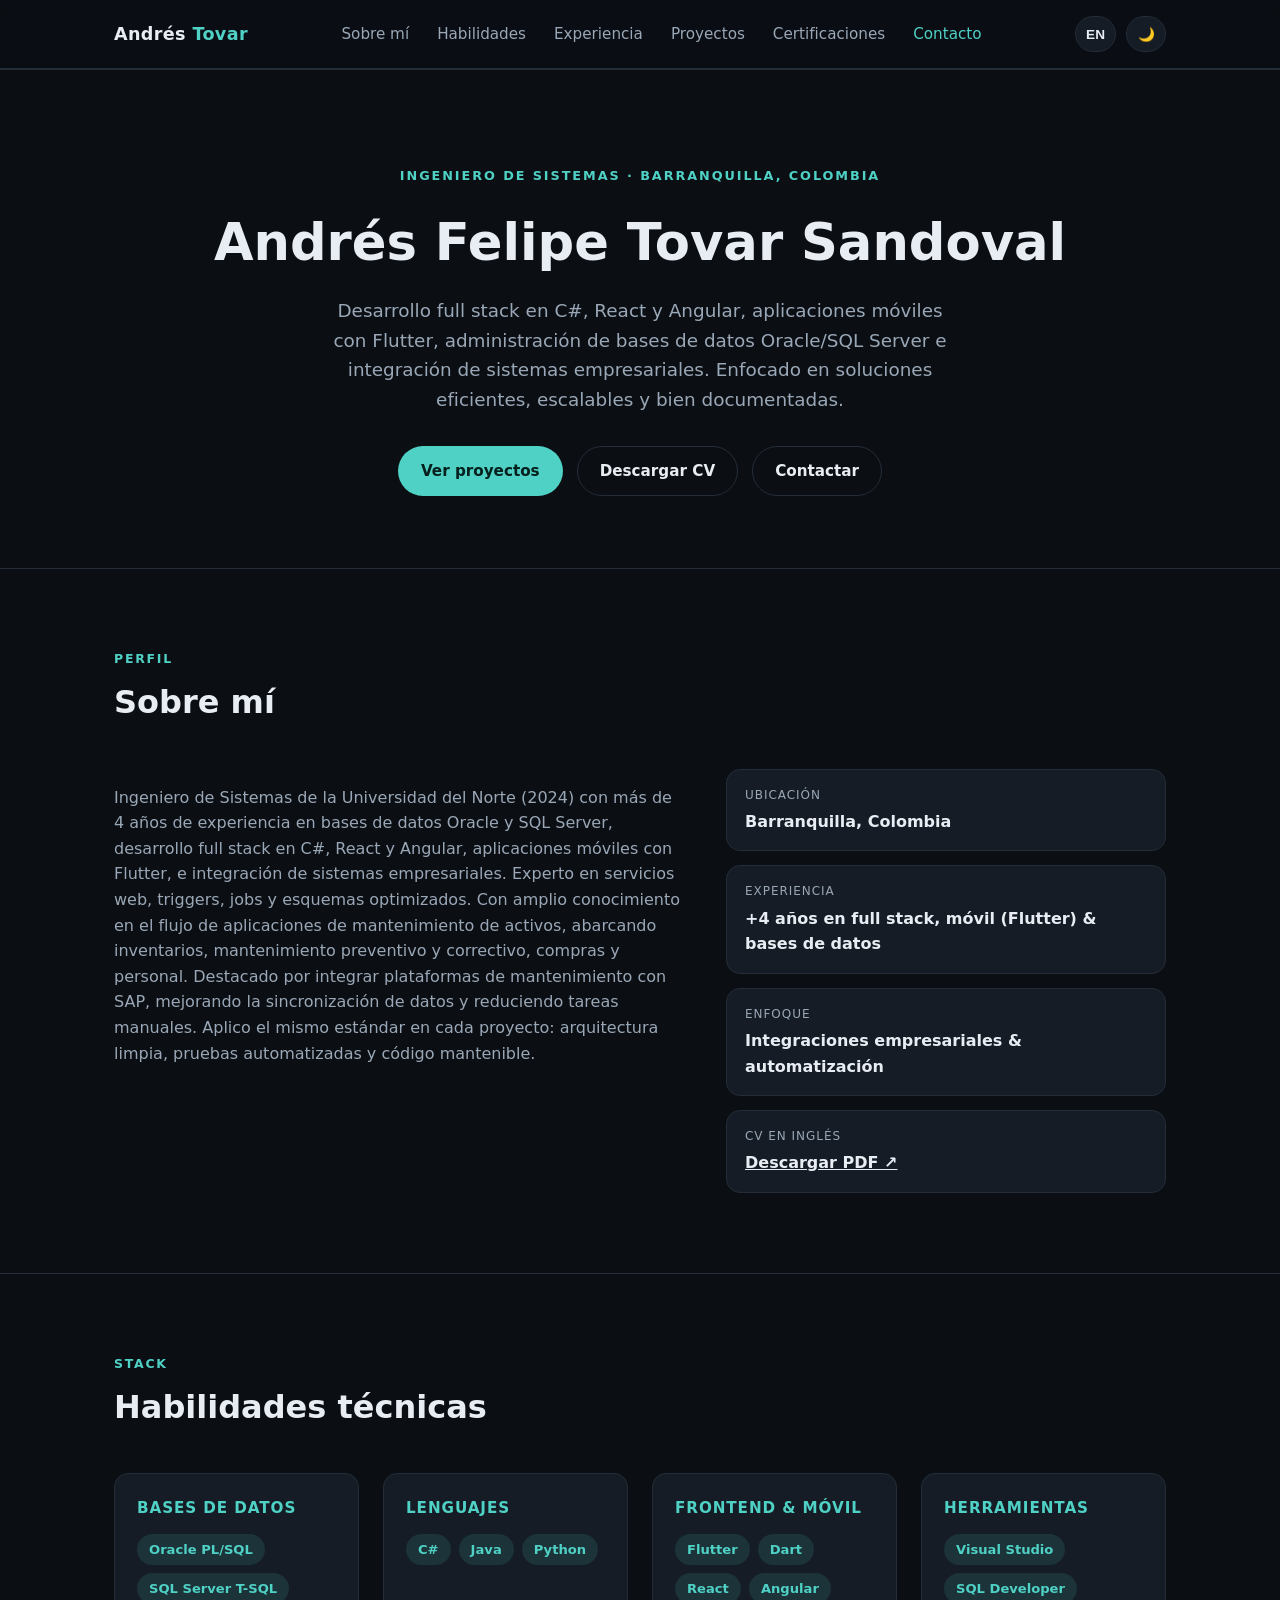
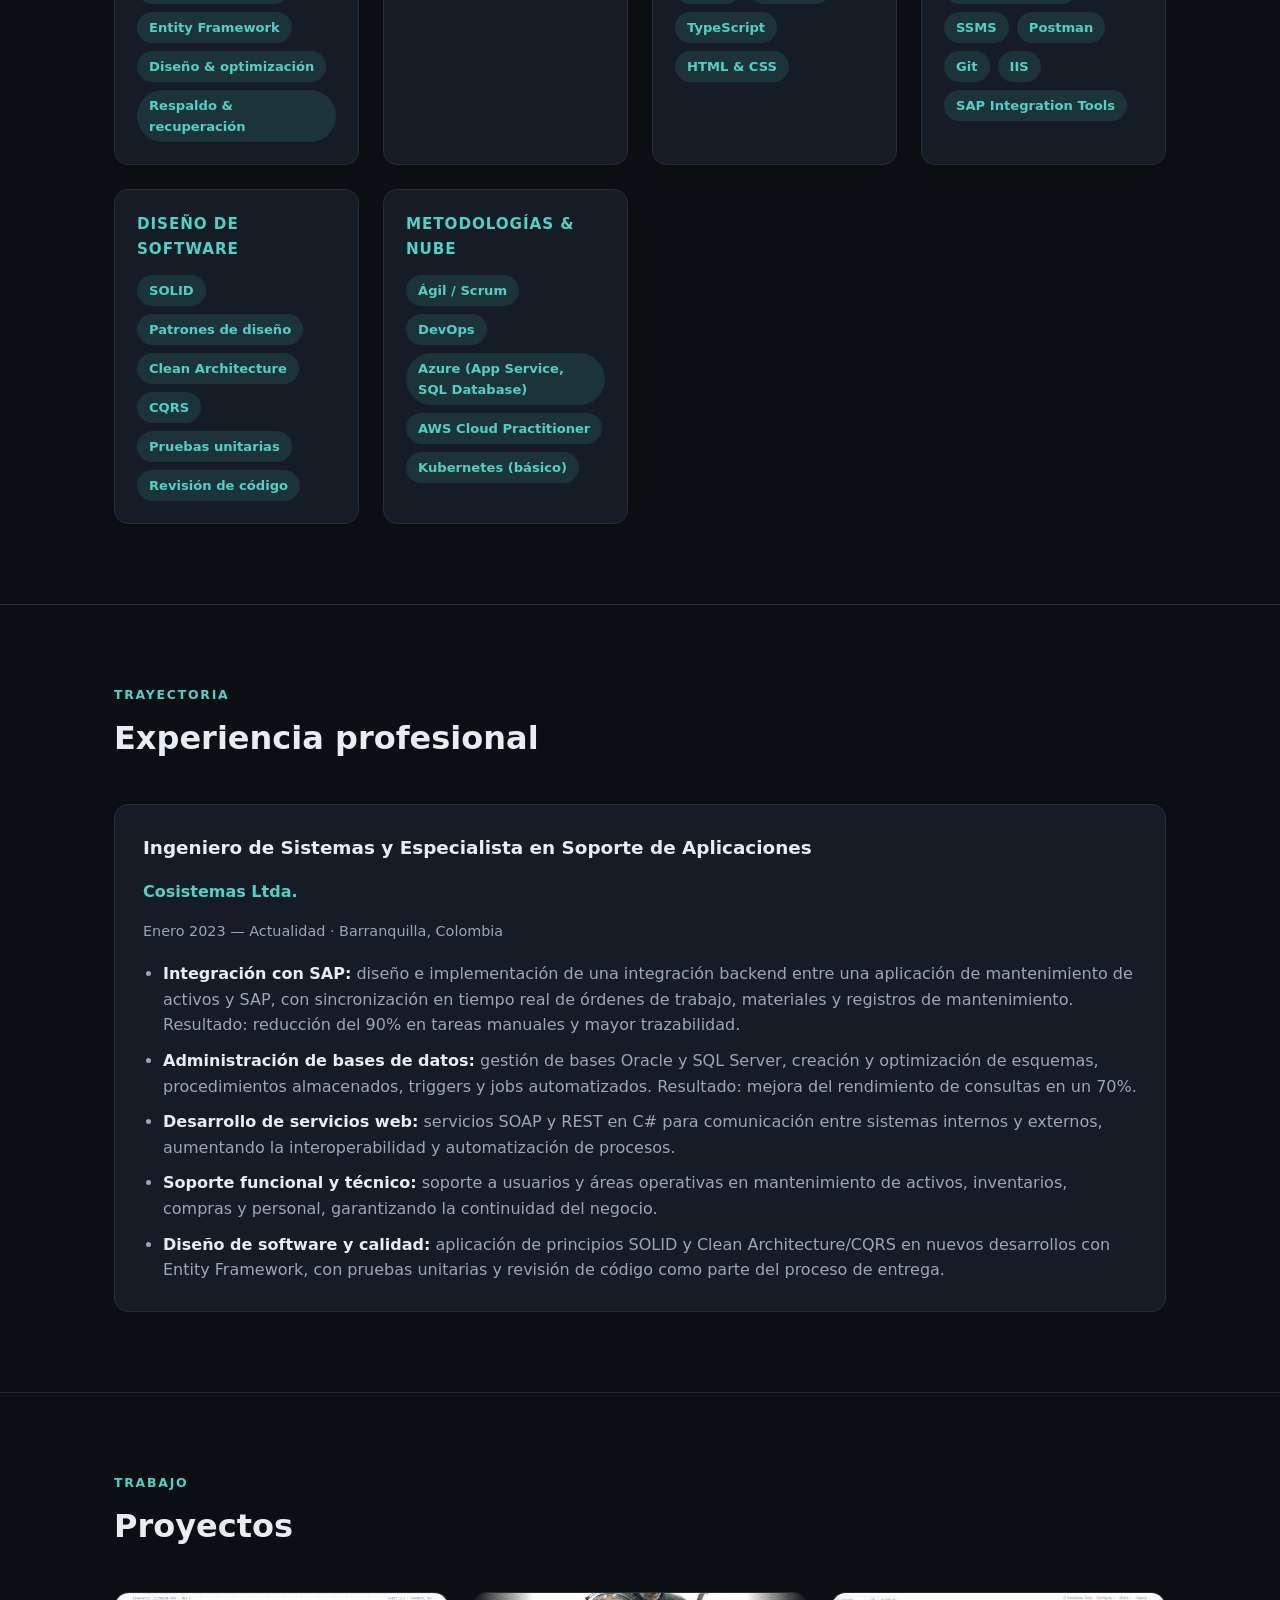
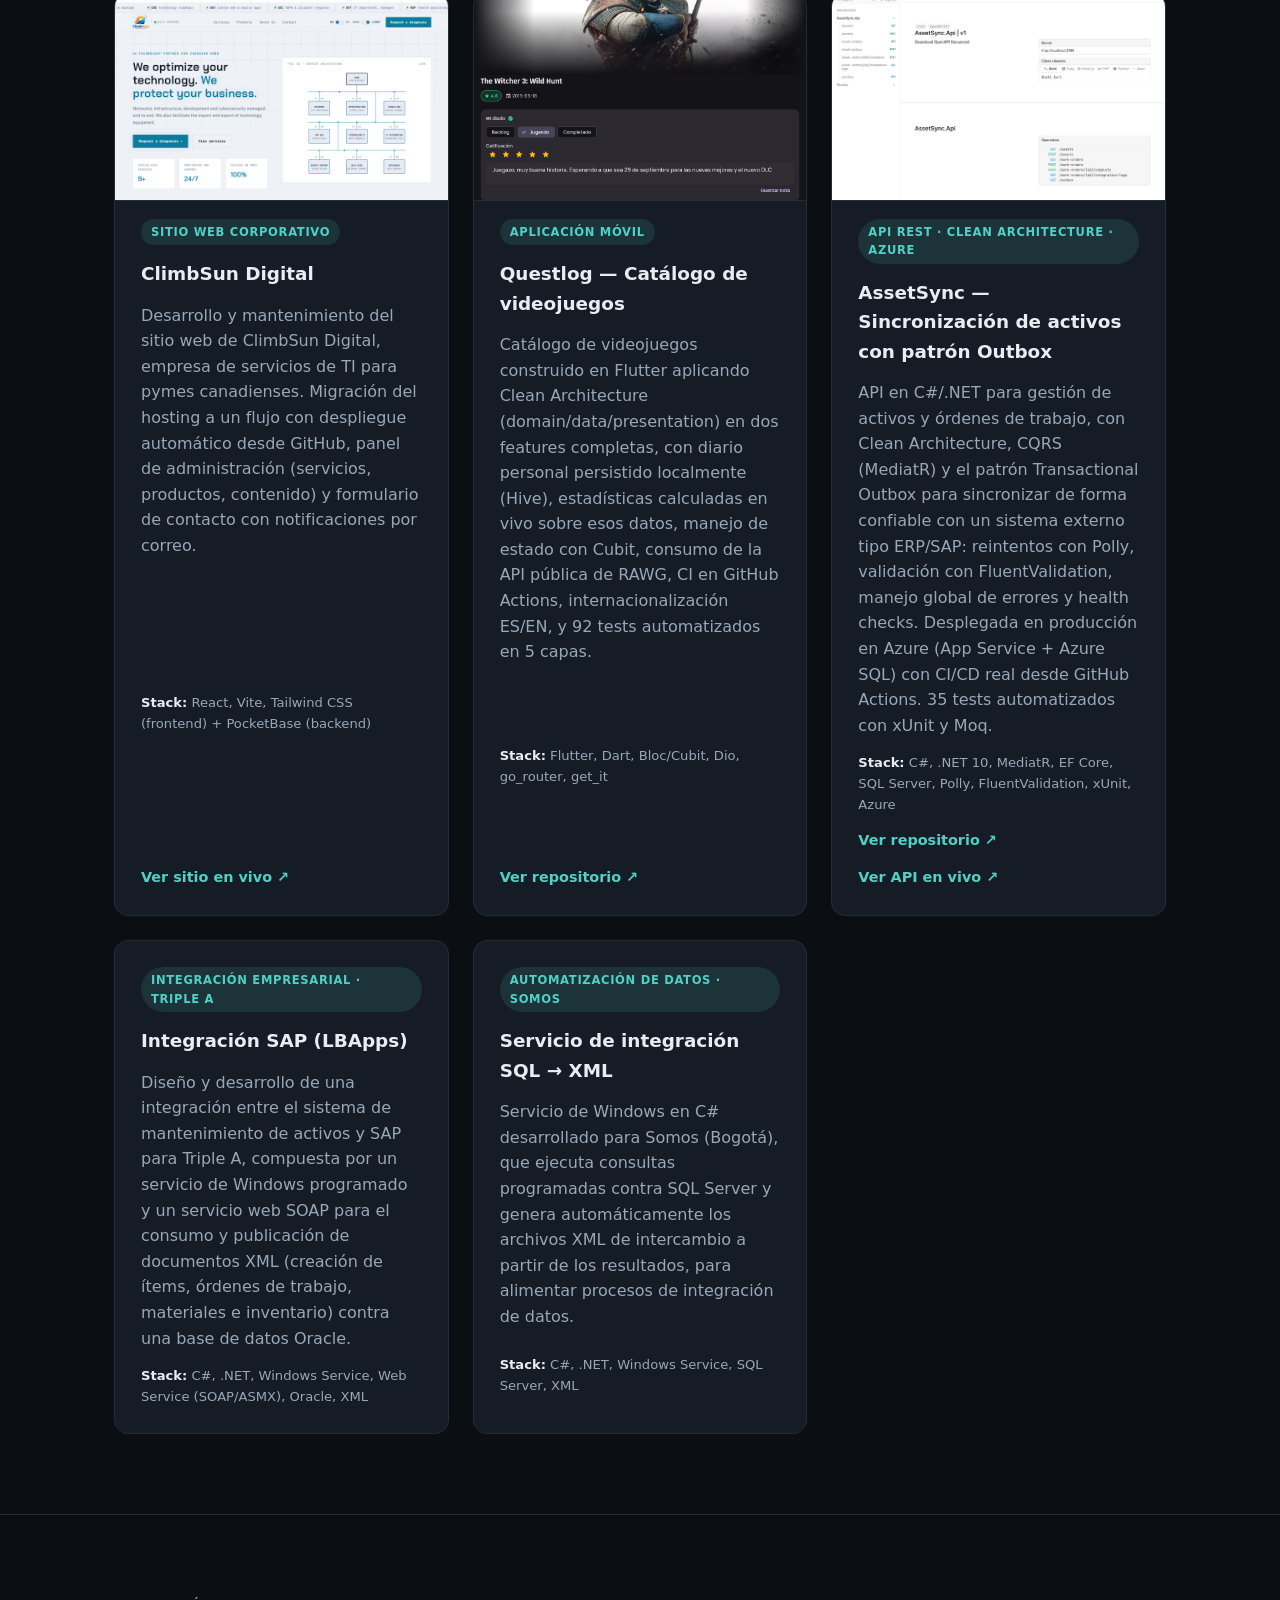
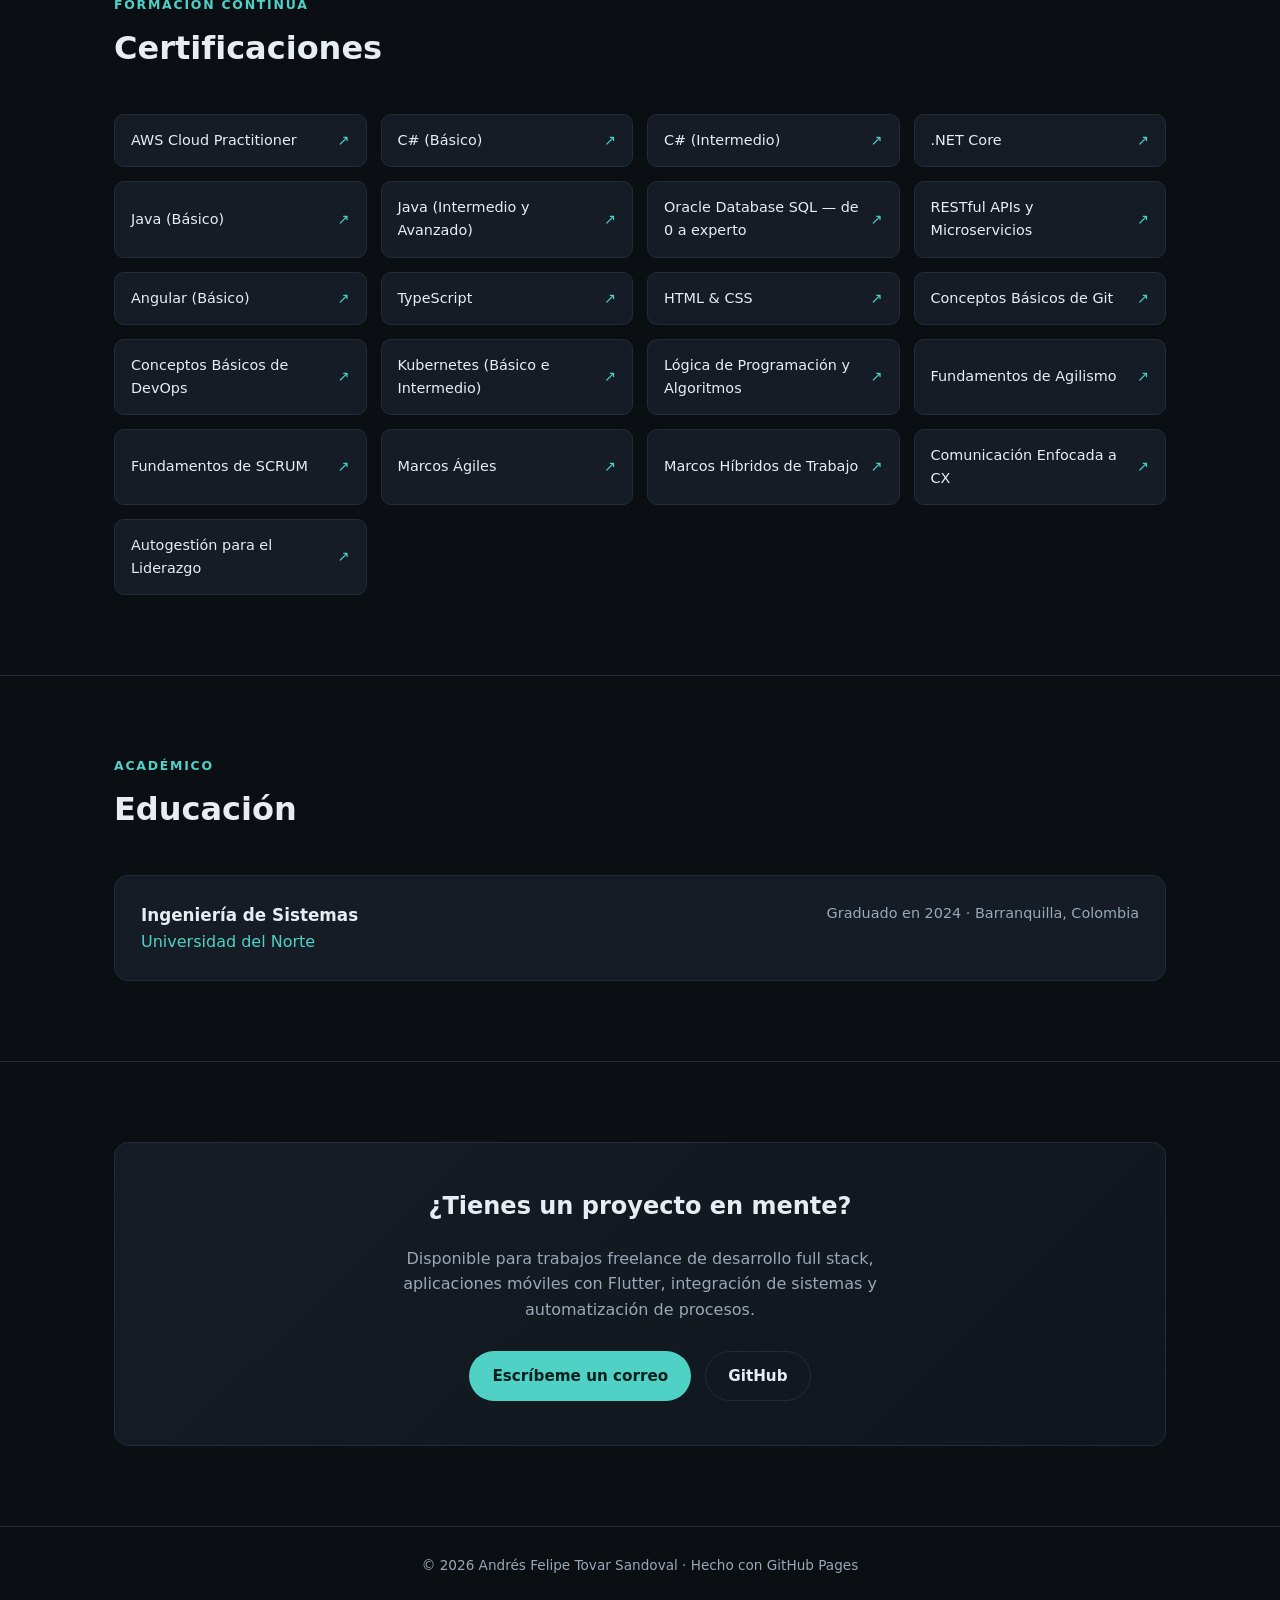
<file: index.html>
<!DOCTYPE html>
<html lang="es">
<head>
<meta charset="UTF-8" />
<meta name="viewport" content="width=device-width, initial-scale=1.0" />
<title data-i18n="meta.title">Andrés Tovar Sandoval — Ingeniero de Sistemas | Full Stack & Integraciones</title>
<meta name="description" data-i18n-attr="content:meta.description" content="Portafolio de Andrés Felipe Tovar Sandoval, Ingeniero de Sistemas especializado en desarrollo full stack, aplicaciones móviles con Flutter, bases de datos Oracle/SQL Server e integración de sistemas empresariales." />
<link rel="canonical" href="https://aftovar123.github.io/" />

<link rel="icon" href="assets/img/favicon.svg" type="image/svg+xml" />
<link rel="icon" href="assets/img/favicon-32.png" sizes="32x32" type="image/png" />
<link rel="icon" href="assets/img/favicon-512.png" sizes="512x512" type="image/png" />
<link rel="apple-touch-icon" href="assets/img/apple-touch-icon.png" />

<meta name="theme-color" content="#0b0f14" media="(prefers-color-scheme: dark)" />
<meta name="theme-color" content="#f6f8fa" media="(prefers-color-scheme: light)" />

<meta property="og:type" content="website" />
<meta property="og:site_name" content="Andrés Tovar Sandoval" />
<meta property="og:url" content="https://aftovar123.github.io/" />
<meta property="og:title" data-i18n-attr="content:meta.title" content="Andrés Tovar Sandoval — Ingeniero de Sistemas | Full Stack & Integraciones" />
<meta property="og:description" data-i18n-attr="content:meta.description" content="Portafolio de Andrés Felipe Tovar Sandoval, Ingeniero de Sistemas especializado en desarrollo full stack, aplicaciones móviles con Flutter, bases de datos Oracle/SQL Server e integración de sistemas empresariales." />
<meta property="og:image" content="https://aftovar123.github.io/assets/img/og-image.png" />
<meta property="og:image:width" content="1200" />
<meta property="og:image:height" content="630" />
<meta property="og:locale" content="es_CO" />
<meta property="og:locale:alternate" content="en_US" />

<meta name="twitter:card" content="summary_large_image" />
<meta name="twitter:title" data-i18n-attr="content:meta.title" content="Andrés Tovar Sandoval — Ingeniero de Sistemas | Full Stack & Integraciones" />
<meta name="twitter:description" data-i18n-attr="content:meta.description" content="Portafolio de Andrés Felipe Tovar Sandoval, Ingeniero de Sistemas especializado en desarrollo full stack, aplicaciones móviles con Flutter, bases de datos Oracle/SQL Server e integración de sistemas empresariales." />
<meta name="twitter:image" content="https://aftovar123.github.io/assets/img/og-image.png" />

<script type="application/ld+json">
{
  "@context": "https://schema.org",
  "@type": "Person",
  "name": "Andrés Felipe Tovar Sandoval",
  "jobTitle": "Systems Engineer",
  "url": "https://aftovar123.github.io/",
  "image": "https://aftovar123.github.io/assets/img/og-image.png",
  "email": "mailto:andrestovar2510@gmail.com",
  "sameAs": ["https://github.com/aftovar123"],
  "worksFor": { "@type": "Organization", "name": "Cosistemas Ltda." },
  "alumniOf": { "@type": "CollegeOrUniversity", "name": "Universidad del Norte" },
  "address": { "@type": "PostalAddress", "addressLocality": "Barranquilla", "addressCountry": "CO" },
  "knowsAbout": ["C#", ".NET", "Oracle Database", "SQL Server", "SAP Integration", "REST APIs", "SOAP Web Services"]
}
</script>

<link rel="stylesheet" href="styles.css" />
<script>
  (function () {
    try {
      var theme = localStorage.getItem("theme");
      var lang = localStorage.getItem("lang");
      if (theme === "light") document.documentElement.setAttribute("data-theme", "light");
      if (lang === "en") document.documentElement.setAttribute("lang", "en");
    } catch (e) {}
  })();
</script>
</head>
<body>

<a class="skip-link" href="#top" data-i18n="a11y.skipToContent">Saltar al contenido</a>

<header>
  <nav class="nav">
    <a href="#top" class="brand">Andrés <span>Tovar</span></a>
    <ul class="nav-links" id="navLinks">
      <li><a href="#about" data-i18n="nav.about">Sobre mí</a></li>
      <li><a href="#skills" data-i18n="nav.skills">Habilidades</a></li>
      <li><a href="#experience" data-i18n="nav.experience">Experiencia</a></li>
      <li><a href="#projects" data-i18n="nav.projects">Proyectos</a></li>
      <li><a href="#certifications" data-i18n="nav.certifications">Certificaciones</a></li>
      <li><a href="#contact" data-i18n="nav.contact">Contacto</a></li>
    </ul>
    <div class="nav-controls">
      <button class="icon-btn" id="langToggle" type="button" aria-label="Switch language">EN</button>
      <button class="icon-btn" id="themeToggle" type="button" aria-label="Toggle theme">
        <span id="themeIcon">🌙</span>
      </button>
      <button class="nav-toggle" id="navToggle" type="button" aria-label="Abrir menú" aria-expanded="false" aria-controls="navLinks" data-i18n-attr="aria-label:nav.toggleMenu">☰</button>
    </div>
  </nav>
</header>

<main id="top">

  <section class="hero">
    <div class="container">
      <div class="hero-eyebrow" data-i18n="hero.eyebrow">Ingeniero de Sistemas · Barranquilla, Colombia</div>
      <h1>Andrés Felipe Tovar Sandoval</h1>
      <p class="tagline" data-i18n="hero.tagline">Desarrollo full stack en C#, React y Angular, aplicaciones móviles con Flutter, administración de bases de datos Oracle/SQL Server e integración de sistemas empresariales. Enfocado en soluciones eficientes, escalables y bien documentadas.</p>
      <div class="btn-row">
        <a href="#projects" class="btn btn-primary" data-i18n="hero.btnProjects">Ver proyectos</a>
        <a href="assets/cv/Andres_Tovar_CV_ES.pdf" class="btn btn-secondary" id="cvBtn" target="_blank" rel="noopener" data-i18n="hero.btnCv">Descargar CV</a>
        <a href="#contact" class="btn btn-secondary" data-i18n="hero.btnContact">Contactar</a>
      </div>
    </div>
  </section>

  <section id="about">
    <div class="container">
      <div class="section-head">
        <div class="section-eyebrow" data-i18n="about.eyebrow">Perfil</div>
        <h2 data-i18n="about.heading">Sobre mí</h2>
      </div>
      <div class="about-grid">
        <p data-i18n="about.body">
          Ingeniero de Sistemas de la Universidad del Norte (2024) con más de 4 años de experiencia en bases de datos
          Oracle y SQL Server, desarrollo full stack en C#, React y Angular, aplicaciones móviles con Flutter, e integración de sistemas empresariales. Experto en servicios
          web, triggers, jobs y esquemas optimizados. Con amplio conocimiento en el flujo de aplicaciones de
          mantenimiento de activos, abarcando inventarios, mantenimiento preventivo y correctivo, compras y personal.
          Destacado por integrar plataformas de mantenimiento con SAP, mejorando la sincronización de datos y
          reduciendo tareas manuales. Aplico el mismo estándar en cada proyecto: arquitectura limpia, pruebas
          automatizadas y código mantenible.
        </p>
        <div class="facts">
          <div class="fact"><div class="label" data-i18n="about.factLocationLabel">Ubicación</div><div class="value">Barranquilla, Colombia</div></div>
          <div class="fact"><div class="label" data-i18n="about.factExperienceLabel">Experiencia</div><div class="value" data-i18n="about.factExperienceValue">+4 años en full stack, móvil (Flutter) & bases de datos</div></div>
          <div class="fact"><div class="label" data-i18n="about.factFocusLabel">Enfoque</div><div class="value" data-i18n="about.factFocusValue">Integraciones empresariales & automatización</div></div>
          <div class="fact"><div class="label" data-i18n="about.factCvLabel">CV en inglés</div><div class="value"><a href="assets/cv/Andres_Tovar_CV_EN.pdf" id="altCvLink" target="_blank" rel="noopener" data-i18n="about.factCvLink">Descargar PDF ↗</a></div></div>
        </div>
      </div>
    </div>
  </section>

  <section id="skills">
    <div class="container">
      <div class="section-head">
        <div class="section-eyebrow" data-i18n="skills.eyebrow">Stack</div>
        <h2 data-i18n="skills.heading">Habilidades técnicas</h2>
      </div>
      <div class="skill-groups">
        <div class="skill-card">
          <h3 data-i18n="skills.databasesTitle">Bases de datos</h3>
          <div class="tag-row">
            <span class="tag">Oracle PL/SQL</span>
            <span class="tag">SQL Server T-SQL</span>
            <span class="tag">Entity Framework</span>
            <span class="tag" data-i18n="skills.designOptimization">Diseño & optimización</span>
            <span class="tag" data-i18n="skills.backupRecovery">Respaldo & recuperación</span>
          </div>
        </div>
        <div class="skill-card">
          <h3 data-i18n="skills.languagesTitle">Lenguajes</h3>
          <div class="tag-row">
            <span class="tag">C#</span>
            <span class="tag">Java</span>
            <span class="tag">Python</span>
          </div>
        </div>
        <div class="skill-card">
          <h3 data-i18n="skills.frontendMobileTitle">Frontend & Móvil</h3>
          <div class="tag-row">
            <span class="tag">Flutter</span>
            <span class="tag">Dart</span>
            <span class="tag">React</span>
            <span class="tag">Angular</span>
            <span class="tag">TypeScript</span>
            <span class="tag">HTML & CSS</span>
          </div>
        </div>
        <div class="skill-card">
          <h3 data-i18n="skills.toolsTitle">Herramientas</h3>
          <div class="tag-row">
            <span class="tag">Visual Studio</span>
            <span class="tag">SQL Developer</span>
            <span class="tag">SSMS</span>
            <span class="tag">Postman</span>
            <span class="tag">Git</span>
            <span class="tag">IIS</span>
            <span class="tag">SAP Integration Tools</span>
          </div>
        </div>
        <div class="skill-card">
          <h3 data-i18n="skills.softwareDesignTitle">Diseño de software</h3>
          <div class="tag-row">
            <span class="tag">SOLID</span>
            <span class="tag" data-i18n="skills.designPatterns">Patrones de diseño</span>
            <span class="tag">Clean Architecture</span>
            <span class="tag">CQRS</span>
            <span class="tag" data-i18n="skills.unitTesting">Pruebas unitarias</span>
            <span class="tag" data-i18n="skills.codeReview">Revisión de código</span>
          </div>
        </div>
        <div class="skill-card">
          <h3 data-i18n="skills.methodologiesTitle">Metodologías & nube</h3>
          <div class="tag-row">
            <span class="tag" data-i18n="skills.agileScrum">Ágil / Scrum</span>
            <span class="tag">DevOps</span>
            <span class="tag">Azure (App Service, SQL Database)</span>
            <span class="tag">AWS Cloud Practitioner</span>
            <span class="tag" data-i18n="skills.kubernetesBasic">Kubernetes (básico)</span>
          </div>
        </div>
      </div>
    </div>
  </section>

  <section id="experience">
    <div class="container">
      <div class="section-head">
        <div class="section-eyebrow" data-i18n="experience.eyebrow">Trayectoria</div>
        <h2 data-i18n="experience.heading">Experiencia profesional</h2>
      </div>
      <div class="timeline-item">
        <p class="role" data-i18n="experience.role">Ingeniero de Sistemas y Especialista en Soporte de Aplicaciones</p>
        <p class="org">Cosistemas Ltda.</p>
        <p class="meta" data-i18n="experience.meta">Enero 2023 — Actualidad · Barranquilla, Colombia</p>
        <ul>
          <li data-i18n-html="experience.bullet1"><strong>Integración con SAP:</strong> diseño e implementación de una integración backend entre una aplicación de mantenimiento de activos y SAP, con sincronización en tiempo real de órdenes de trabajo, materiales y registros de mantenimiento. Resultado: reducción del 90% en tareas manuales y mayor trazabilidad.</li>
          <li data-i18n-html="experience.bullet2"><strong>Administración de bases de datos:</strong> gestión de bases Oracle y SQL Server, creación y optimización de esquemas, procedimientos almacenados, triggers y jobs automatizados. Resultado: mejora del rendimiento de consultas en un 70%.</li>
          <li data-i18n-html="experience.bullet3"><strong>Desarrollo de servicios web:</strong> servicios SOAP y REST en C# para comunicación entre sistemas internos y externos, aumentando la interoperabilidad y automatización de procesos.</li>
          <li data-i18n-html="experience.bullet4"><strong>Soporte funcional y técnico:</strong> soporte a usuarios y áreas operativas en mantenimiento de activos, inventarios, compras y personal, garantizando la continuidad del negocio.</li>
          <li data-i18n-html="experience.bullet5"><strong>Diseño de software y calidad:</strong> aplicación de principios SOLID y Clean Architecture/CQRS en nuevos desarrollos con Entity Framework, con pruebas unitarias y revisión de código como parte del proceso de entrega.</li>
        </ul>
      </div>
    </div>
  </section>

  <section id="projects">
    <div class="container">
      <div class="section-head">
        <div class="section-eyebrow" data-i18n="projects.eyebrow">Trabajo</div>
        <h2 data-i18n="projects.heading">Proyectos</h2>
      </div>
      <div class="project-grid">
        <div class="project-card">
          <img class="thumb" src="assets/img/climbsun-preview.png" alt="Captura del sitio web de ClimbSun Digital" width="1896" height="988" loading="lazy" />
          <span class="badge" data-i18n="projects.p1Badge">Sitio web corporativo</span>
          <h3>ClimbSun Digital</h3>
          <p data-i18n="projects.p1Desc">Desarrollo y mantenimiento del sitio web de ClimbSun Digital, empresa de servicios de TI para pymes canadienses. Migración del hosting a un flujo con despliegue automático desde GitHub, panel de administración (servicios, productos, contenido) y formulario de contacto con notificaciones por correo.</p>
          <p class="stack"><strong>Stack:</strong> React, Vite, Tailwind CSS (frontend) + PocketBase (backend)</p>
          <a class="link" href="https://climbsundigital.com" target="_blank" rel="noopener" data-i18n="projects.viewLive">Ver sitio en vivo ↗</a>
        </div>
        <div class="project-card">
          <img class="thumb" src="assets/img/questlog-preview.png" alt="Detalle de un juego en Questlog con el diario personal: estado, calificación y reseña" width="1000" height="625" loading="lazy" />
          <span class="badge" data-i18n="projects.p4Badge">Aplicación móvil</span>
          <h3 data-i18n="projects.p4Title">Questlog — Catálogo de videojuegos</h3>
          <p data-i18n="projects.p4Desc">Catálogo de videojuegos construido en Flutter aplicando Clean Architecture (domain/data/presentation) en dos features completas, con diario personal persistido localmente (Hive), estadísticas calculadas en vivo sobre esos datos, manejo de estado con Cubit, consumo de la API pública de RAWG, CI en GitHub Actions, internacionalización ES/EN, y 92 tests automatizados en 5 capas.</p>
          <p class="stack"><strong>Stack:</strong> Flutter, Dart, Bloc/Cubit, Dio, go_router, get_it</p>
          <a class="link" href="https://github.com/aftovar123/questlog" target="_blank" rel="noopener" data-i18n="projects.viewRepo">Ver repositorio ↗</a>
        </div>
        <div class="project-card">
          <img class="thumb" src="assets/img/assetsync-preview.png" alt="Interfaz visual Scalar mostrando los endpoints de la API AssetSync" width="1400" height="1000" loading="lazy" />
          <span class="badge" data-i18n="projects.p5Badge">API REST · Clean Architecture · Azure</span>
          <h3 data-i18n="projects.p5Title">AssetSync — Sincronización de activos con patrón Outbox</h3>
          <p data-i18n="projects.p5Desc">API en C#/.NET para gestión de activos y órdenes de trabajo, con Clean Architecture, CQRS (MediatR) y el patrón Transactional Outbox para sincronizar de forma confiable con un sistema externo tipo ERP/SAP: reintentos con Polly, validación con FluentValidation, manejo global de errores y health checks. Desplegada en producción en Azure (App Service + Azure SQL) con CI/CD real desde GitHub Actions. 35 tests automatizados con xUnit y Moq.</p>
          <p class="stack"><strong>Stack:</strong> C#, .NET 10, MediatR, EF Core, SQL Server, Polly, FluentValidation, xUnit, Azure</p>
          <a class="link" href="https://github.com/aftovar123/AssetSync" target="_blank" rel="noopener" data-i18n="projects.viewRepo">Ver repositorio ↗</a>
          <a class="link" href="https://assetsync-api-andres-g5etgpdsc2hfccd6.westus3-01.azurewebsites.net/health" target="_blank" rel="noopener" data-i18n="projects.p5Live">Ver API en vivo ↗</a>
        </div>
        <div class="project-card">
          <span class="badge" data-i18n="projects.p2Badge">Integración empresarial · Triple A</span>
          <h3 data-i18n="projects.p2Title">Integración SAP (LBApps)</h3>
          <p data-i18n="projects.p2Desc">Diseño y desarrollo de una integración entre el sistema de mantenimiento de activos y SAP para Triple A, compuesta por un servicio de Windows programado y un servicio web SOAP para el consumo y publicación de documentos XML (creación de ítems, órdenes de trabajo, materiales e inventario) contra una base de datos Oracle.</p>
          <p class="stack"><strong>Stack:</strong> C#, .NET, Windows Service, Web Service (SOAP/ASMX), Oracle, XML</p>
        </div>
        <div class="project-card">
          <span class="badge" data-i18n="projects.p3Badge">Automatización de datos · Somos</span>
          <h3 data-i18n="projects.p3Title">Servicio de integración SQL → XML</h3>
          <p data-i18n="projects.p3Desc">Servicio de Windows en C# desarrollado para Somos (Bogotá), que ejecuta consultas programadas contra SQL Server y genera automáticamente los archivos XML de intercambio a partir de los resultados, para alimentar procesos de integración de datos.</p>
          <p class="stack"><strong>Stack:</strong> C#, .NET, Windows Service, SQL Server, XML</p>
        </div>
      </div>
    </div>
  </section>

  <section id="certifications">
    <div class="container">
      <div class="section-head">
        <div class="section-eyebrow" data-i18n="certifications.eyebrow">Formación continua</div>
        <h2 data-i18n="certifications.heading">Certificaciones</h2>
      </div>
      <div class="cert-grid" id="certGrid">
        <!-- populated by script.js -->
      </div>
      <noscript>
        <div class="cert-grid">
          <a class="cert-card" href="assets/certs/aws-cloud-practitioner.pdf" target="_blank" rel="noopener"><span>AWS Cloud Practitioner</span></a>
          <a class="cert-card" href="assets/certs/csharp-basico.pdf" target="_blank" rel="noopener"><span>C# (Básico)</span></a>
          <a class="cert-card" href="assets/certs/csharp-intermedio.pdf" target="_blank" rel="noopener"><span>C# (Intermedio)</span></a>
          <a class="cert-card" href="assets/certs/net-core.pdf" target="_blank" rel="noopener"><span>.NET Core</span></a>
          <a class="cert-card" href="assets/certs/java-basico.pdf" target="_blank" rel="noopener"><span>Java (Básico)</span></a>
          <a class="cert-card" href="assets/certs/java-intermedio-avanzado.pdf" target="_blank" rel="noopener"><span>Java (Intermedio y Avanzado)</span></a>
          <a class="cert-card" href="assets/certs/oracle-sql.pdf" target="_blank" rel="noopener"><span>Oracle Database SQL — de 0 a experto</span></a>
          <a class="cert-card" href="assets/certs/restful-apis-microservicios.pdf" target="_blank" rel="noopener"><span>RESTful APIs y Microservicios</span></a>
          <a class="cert-card" href="assets/certs/angular-basico.pdf" target="_blank" rel="noopener"><span>Angular (Básico)</span></a>
          <a class="cert-card" href="assets/certs/typescript.pdf" target="_blank" rel="noopener"><span>TypeScript</span></a>
          <a class="cert-card" href="assets/certs/html-css.pdf" target="_blank" rel="noopener"><span>HTML & CSS</span></a>
          <a class="cert-card" href="assets/certs/git-basico.pdf" target="_blank" rel="noopener"><span>Conceptos Básicos de Git</span></a>
          <a class="cert-card" href="assets/certs/devops-basico.pdf" target="_blank" rel="noopener"><span>Conceptos Básicos de DevOps</span></a>
          <a class="cert-card" href="assets/certs/kubernetes-basico-intermedio.pdf" target="_blank" rel="noopener"><span>Kubernetes (Básico e Intermedio)</span></a>
          <a class="cert-card" href="assets/certs/logica-programacion-algoritmos.pdf" target="_blank" rel="noopener"><span>Lógica de Programación y Algoritmos</span></a>
          <a class="cert-card" href="assets/certs/fundamentos-agilismo.pdf" target="_blank" rel="noopener"><span>Fundamentos de Agilismo</span></a>
          <a class="cert-card" href="assets/certs/fundamentos-scrum.pdf" target="_blank" rel="noopener"><span>Fundamentos de SCRUM</span></a>
          <a class="cert-card" href="assets/certs/marcos-agiles.pdf" target="_blank" rel="noopener"><span>Marcos Ágiles</span></a>
          <a class="cert-card" href="assets/certs/marcos-hibridos-trabajo.pdf" target="_blank" rel="noopener"><span>Marcos Híbridos de Trabajo</span></a>
          <a class="cert-card" href="assets/certs/comunicacion-cx.pdf" target="_blank" rel="noopener"><span>Comunicación Enfocada a CX</span></a>
          <a class="cert-card" href="assets/certs/autogestion-liderazgo.pdf" target="_blank" rel="noopener"><span>Autogestión para el Liderazgo</span></a>
        </div>
      </noscript>
    </div>
  </section>

  <section id="education">
    <div class="container">
      <div class="section-head">
        <div class="section-eyebrow" data-i18n="education.eyebrow">Académico</div>
        <h2 data-i18n="education.heading">Educación</h2>
      </div>
      <div class="edu-card">
        <div>
          <div class="degree" data-i18n="education.degree">Ingeniería de Sistemas</div>
          <div class="school">Universidad del Norte</div>
        </div>
        <div class="meta" data-i18n="education.meta">Graduado en 2024 · Barranquilla, Colombia</div>
      </div>
    </div>
  </section>

  <section id="contact">
    <div class="container">
      <div class="contact-box">
        <h2 data-i18n="contact.heading">¿Tienes un proyecto en mente?</h2>
        <p data-i18n="contact.body">Disponible para trabajos freelance de desarrollo full stack, aplicaciones móviles con Flutter, integración de sistemas y automatización de procesos.</p>
        <div class="btn-row">
          <a class="btn btn-primary" id="emailBtn" href="#contact" data-i18n="contact.btnEmail">Escríbeme un correo</a>
          <a class="btn btn-secondary" href="https://github.com/aftovar123" target="_blank" rel="noopener">GitHub</a>
        </div>
        <noscript><p style="margin-top:16px;color:var(--text-muted)">Email: andrestovar2510 [at] gmail.com</p></noscript>
      </div>
    </div>
  </section>

</main>

<footer>
  <div class="container">
    © <span id="year"></span> Andrés Felipe Tovar Sandoval · <span data-i18n="footer.built">Hecho con GitHub Pages</span>
  </div>
</footer>

<script src="script.js"></script>
</body>
</html>
</file>
<file: styles.css>
:root {
  --bg: #0b0f14;
  --bg-alt: #10161d;
  --surface: #151c25;
  --border: #232c37;
  --text: #e8edf3;
  --text-muted: #9aa7b6;
  --accent: #4fd1c5;
  --accent-soft: rgba(79, 209, 197, 0.12);
  --accent-2: #7c9cff;
  --header-bg: rgba(11, 15, 20, 0.85);
  --radius: 14px;
  --maxw: 1100px;
  font-size: 16px;
}

:root[data-theme="light"] {
  --bg: #f6f8fa;
  --bg-alt: #ffffff;
  --surface: #ffffff;
  --border: #e1e6ec;
  --text: #16202b;
  --text-muted: #5b6673;
  --accent: #0f9488;
  --accent-soft: rgba(15, 148, 136, 0.1);
  --accent-2: #3a56c9;
  --header-bg: rgba(255, 255, 255, 0.85);
}

* { box-sizing: border-box; }

html { scroll-behavior: smooth; }

body {
  margin: 0;
  background: var(--bg);
  color: var(--text);
  font-family: "Segoe UI", system-ui, -apple-system, Roboto, Helvetica, Arial, sans-serif;
  line-height: 1.6;
  transition: background 0.2s, color 0.2s;
}

a { color: inherit; }

.container {
  max-width: var(--maxw);
  margin: 0 auto;
  padding: 0 24px;
}

/* Header */
header {
  position: sticky;
  top: 0;
  z-index: 50;
  background: var(--header-bg);
  backdrop-filter: blur(10px);
  border-bottom: 1px solid var(--border);
}

.nav {
  display: flex;
  align-items: center;
  justify-content: space-between;
  padding: 16px 24px;
  max-width: var(--maxw);
  margin: 0 auto;
}

.brand {
  font-weight: 700;
  font-size: 1.1rem;
  letter-spacing: 0.02em;
  text-decoration: none;
  color: var(--text);
}

.brand span { color: var(--accent); }

.nav-links {
  display: flex;
  gap: 28px;
  list-style: none;
  margin: 0;
  padding: 0;
}

.nav-links a {
  text-decoration: none;
  color: var(--text-muted);
  font-size: 0.95rem;
  transition: color 0.2s;
}

.nav-links a:hover, .nav-links a.active { color: var(--accent); }

.nav-controls {
  display: flex;
  align-items: center;
  gap: 10px;
}

.icon-btn {
  display: inline-flex;
  align-items: center;
  justify-content: center;
  min-width: 40px;
  height: 36px;
  padding: 0 10px;
  background: var(--surface);
  border: 1px solid var(--border);
  border-radius: 999px;
  color: var(--text);
  font-size: 0.85rem;
  font-weight: 700;
  cursor: pointer;
  transition: border-color 0.2s, transform 0.15s;
}

.icon-btn:hover {
  border-color: var(--accent);
  transform: translateY(-1px);
}

.nav-toggle {
  display: none;
  background: none;
  border: 1px solid var(--border);
  border-radius: 8px;
  color: var(--text);
  padding: 8px 10px;
  cursor: pointer;
}

/* Hero */
.hero {
  padding: 96px 0 72px;
  text-align: center;
}

.hero-eyebrow {
  color: var(--accent);
  text-transform: uppercase;
  letter-spacing: 0.15em;
  font-size: 0.8rem;
  font-weight: 600;
  margin-bottom: 16px;
}

.hero h1 {
  font-size: clamp(2rem, 5vw, 3.2rem);
  margin: 0 0 12px;
  font-weight: 800;
}

.hero p.tagline {
  color: var(--text-muted);
  font-size: 1.15rem;
  max-width: 620px;
  margin: 0 auto 32px;
}

.btn-row {
  display: flex;
  gap: 14px;
  justify-content: center;
  flex-wrap: wrap;
}

.btn {
  display: inline-flex;
  align-items: center;
  gap: 8px;
  padding: 12px 22px;
  border-radius: 999px;
  text-decoration: none;
  font-weight: 600;
  font-size: 0.95rem;
  border: 1px solid transparent;
  cursor: pointer;
  transition: transform 0.15s, background 0.2s, border-color 0.2s;
}

.btn:hover { transform: translateY(-2px); }

.btn-primary {
  background: var(--accent);
  color: #06201d;
}

.btn-secondary {
  background: transparent;
  border-color: var(--border);
  color: var(--text);
}

/* Sections */
section {
  padding: 80px 0;
  border-top: 1px solid var(--border);
}

.section-head {
  margin-bottom: 40px;
}

.section-eyebrow {
  color: var(--accent);
  text-transform: uppercase;
  font-size: 0.78rem;
  letter-spacing: 0.14em;
  font-weight: 700;
  margin-bottom: 8px;
}

.section-head h2 {
  font-size: clamp(1.5rem, 3vw, 2rem);
  margin: 0;
}

.about-grid {
  display: grid;
  grid-template-columns: 1.3fr 1fr;
  gap: 40px;
  align-items: start;
}

.about-grid p { color: var(--text-muted); }

.facts {
  display: grid;
  gap: 14px;
}

.fact {
  background: var(--surface);
  border: 1px solid var(--border);
  border-radius: var(--radius);
  padding: 16px 18px;
}

.fact .label {
  font-size: 0.75rem;
  text-transform: uppercase;
  letter-spacing: 0.08em;
  color: var(--text-muted);
  margin-bottom: 4px;
}

.fact .value { font-weight: 600; }

/* Skills */
.skill-groups {
  display: grid;
  grid-template-columns: repeat(auto-fit, minmax(220px, 1fr));
  gap: 24px;
}

.skill-card {
  background: var(--surface);
  border: 1px solid var(--border);
  border-radius: var(--radius);
  padding: 22px;
}

.skill-card h3 {
  margin: 0 0 14px;
  font-size: 0.95rem;
  color: var(--accent);
  text-transform: uppercase;
  letter-spacing: 0.06em;
}

.tag-row { display: flex; flex-wrap: wrap; gap: 8px; }

.tag {
  background: var(--accent-soft);
  color: var(--accent);
  border-radius: 999px;
  padding: 5px 12px;
  font-size: 0.82rem;
  font-weight: 600;
}

/* Experience */
.timeline-item {
  background: var(--surface);
  border: 1px solid var(--border);
  border-radius: var(--radius);
  padding: 28px;
}

.timeline-item .role {
  font-size: 1.15rem;
  font-weight: 700;
  margin: 0;
}

.timeline-item .org {
  color: var(--accent);
  font-weight: 600;
}

.timeline-item .meta {
  color: var(--text-muted);
  font-size: 0.9rem;
  margin: 4px 0 18px;
}

.timeline-item ul {
  margin: 0;
  padding-left: 20px;
  color: var(--text-muted);
  display: grid;
  gap: 10px;
}

.timeline-item li strong { color: var(--text); }

/* Projects */
.project-grid {
  display: grid;
  grid-template-columns: repeat(auto-fit, minmax(300px, 1fr));
  gap: 24px;
}

.project-card {
  background: var(--surface);
  border: 1px solid var(--border);
  border-radius: var(--radius);
  padding: 26px;
  display: flex;
  flex-direction: column;
  gap: 14px;
}

.project-card h3 { margin: 0; font-size: 1.15rem; }

.project-card .badge {
  align-self: flex-start;
  font-size: 0.72rem;
  text-transform: uppercase;
  letter-spacing: 0.06em;
  background: var(--accent-soft);
  color: var(--accent);
  padding: 4px 10px;
  border-radius: 999px;
  font-weight: 700;
}

.project-card p { color: var(--text-muted); margin: 0; flex-grow: 1; }

.project-card .stack {
  font-size: 0.82rem;
  color: var(--text-muted);
}

.project-card .stack strong { color: var(--text); }

.project-card a.link {
  color: var(--accent);
  text-decoration: none;
  font-weight: 600;
  font-size: 0.9rem;
}

.project-card a.link:hover { text-decoration: underline; }

/* Certifications */
.cert-grid {
  display: grid;
  grid-template-columns: repeat(auto-fill, minmax(230px, 1fr));
  gap: 14px;
}

.cert-card {
  background: var(--surface);
  border: 1px solid var(--border);
  border-radius: 10px;
  padding: 14px 16px;
  text-decoration: none;
  color: var(--text);
  display: flex;
  align-items: center;
  justify-content: space-between;
  gap: 10px;
  font-size: 0.9rem;
  transition: border-color 0.2s, transform 0.15s;
}

.cert-card:hover {
  border-color: var(--accent);
  transform: translateY(-2px);
}

.cert-card .arrow { color: var(--accent); }

/* Education */
.edu-card {
  background: var(--surface);
  border: 1px solid var(--border);
  border-radius: var(--radius);
  padding: 26px;
  display: flex;
  justify-content: space-between;
  flex-wrap: wrap;
  gap: 10px;
}

.edu-card .degree { font-weight: 700; font-size: 1.05rem; }
.edu-card .school { color: var(--accent); }
.edu-card .meta { color: var(--text-muted); font-size: 0.9rem; }

/* Contact */
.contact-box {
  background: linear-gradient(135deg, var(--surface), var(--bg-alt));
  border: 1px solid var(--border);
  border-radius: var(--radius);
  padding: 44px;
  text-align: center;
}

.contact-box h2 { margin-top: 0; }
.contact-box p { color: var(--text-muted); max-width: 520px; margin: 0 auto 28px; }

footer {
  border-top: 1px solid var(--border);
  padding: 28px 0;
  text-align: center;
  color: var(--text-muted);
  font-size: 0.85rem;
}

footer a { color: var(--accent); text-decoration: none; }

@media (max-width: 800px) {
  .about-grid { grid-template-columns: 1fr; }
}

@media (max-width: 720px) {
  .nav-links {
    position: absolute;
    top: 100%;
    left: 0;
    right: 0;
    background: var(--bg);
    border-bottom: 1px solid var(--border);
    flex-direction: column;
    padding: 18px 24px;
    gap: 18px;
    display: none;
  }
  .nav-links.open { display: flex; }
  .nav-toggle { display: inline-flex; }
}

/* Accessibility: skip link */
.skip-link {
  position: absolute;
  top: -48px;
  left: 12px;
  z-index: 100;
  background: var(--accent);
  color: #06201d;
  padding: 10px 18px;
  border-radius: 8px;
  font-weight: 700;
  text-decoration: none;
  transition: top 0.2s;
}

.skip-link:focus {
  top: 12px;
}

/* Accessibility: visible focus ring consistent with theme */
a:focus-visible,
button:focus-visible,
.cert-card:focus-visible {
  outline: 2px solid var(--accent);
  outline-offset: 3px;
  border-radius: 4px;
}

/* Project card thumbnail */
.project-card .thumb {
  width: calc(100% + 52px);
  height: auto;
  margin: -26px -26px 4px;
  display: block;
  aspect-ratio: 16 / 10;
  object-fit: cover;
  object-position: top;
  border-radius: var(--radius) var(--radius) 0 0;
  border-bottom: 1px solid var(--border);
}
</file>
